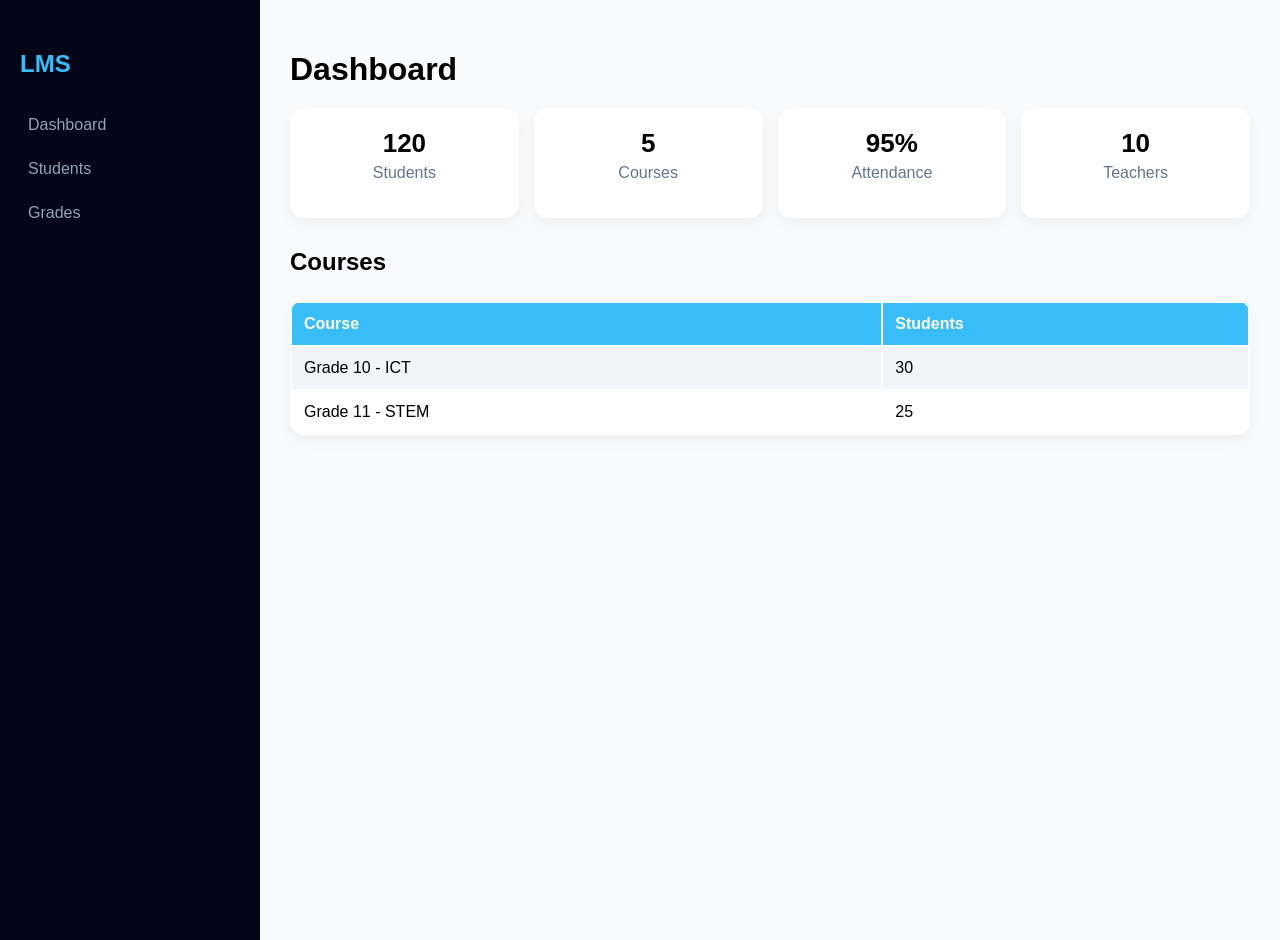
<file: projects/lms-demo/dashboard.html>
<!DOCTYPE html>
<html>
<head>
  <title>LMS Dashboard</title>

  <style>
    body {
      margin: 0;
      font-family: 'Segoe UI', sans-serif;
      display: flex;
      background: #f8fafc;
    }

    /* SIDEBAR */
    .sidebar {
      width: 220px;
      background: #020617;
      color: white;
      height: 100vh;
      padding: 20px;
    }

    .sidebar h2 {
      color: #38bdf8;
      margin-bottom: 30px;
    }

    .sidebar a {
      display: block;
      color: #94a3b8;
      text-decoration: none;
      margin: 10px 0;
      padding: 8px;
      border-radius: 6px;
    }

    .sidebar a:hover {
      background: #1e293b;
      color: white;
    }

    /* MAIN */
    .main {
      flex: 1;
      padding: 30px;
    }

    h1 {
      margin-bottom: 20px;
    }

    /* CARDS */
    .cards {
      display: grid;
      grid-template-columns: repeat(4, 1fr);
      gap: 15px;
    }

    .card {
      background: white;
      padding: 20px;
      border-radius: 14px;
      text-align: center;
      box-shadow: 0 6px 15px rgba(0,0,0,0.05);
      transition: 0.2s;
    }

    .card:hover {
      transform: translateY(-3px);
      box-shadow: 0 10px 20px rgba(0,0,0,0.08);
    }

    .card h2 {
      margin: 0;
      font-size: 26px;
    }

    .card p {
      color: #64748b;
      margin-top: 5px;
    }

    /* TABLE */
    table {
      width: 100%;
      margin-top: 25px;
      background: white;
      border-radius: 14px;
      overflow: hidden;
      box-shadow: 0 6px 15px rgba(0,0,0,0.05);
    }

    th {
      background: #38bdf8;
      color: white;
    }

    th, td {
      padding: 12px;
      text-align: left;
    }

    tr:nth-child(even) {
      background: #f1f5f9;
    }

    tr:hover {
      background: #e2e8f0;
    }

    h2 {
      margin-top: 30px;
    }
  </style>

</head>

<body>

<div class="sidebar">
  <h2>LMS</h2>
  <a href="dashboard.html">Dashboard</a>
  <a href="students.html">Students</a>
  <a href="grades.html">Grades</a>
</div>

<div class="main">
  <h1>Dashboard</h1>

  <div class="cards">
    <div class="card">
      <h2>120</h2>
      <p>Students</p>
    </div>

    <div class="card">
      <h2>5</h2>
      <p>Courses</p>
    </div>

    <div class="card">
      <h2>95%</h2>
      <p>Attendance</p>
    </div>

    <div class="card">
      <h2>10</h2>
      <p>Teachers</p>
    </div>
  </div>

  <h2>Courses</h2>

  <table>
    <tr>
      <th>Course</th>
      <th>Students</th>
    </tr>

    <tr>
      <td>Grade 10 - ICT</td>
      <td>30</td>
    </tr>

    <tr>
      <td>Grade 11 - STEM</td>
      <td>25</td>
    </tr>

  </table>
</div>

</body>
</html>
</file>
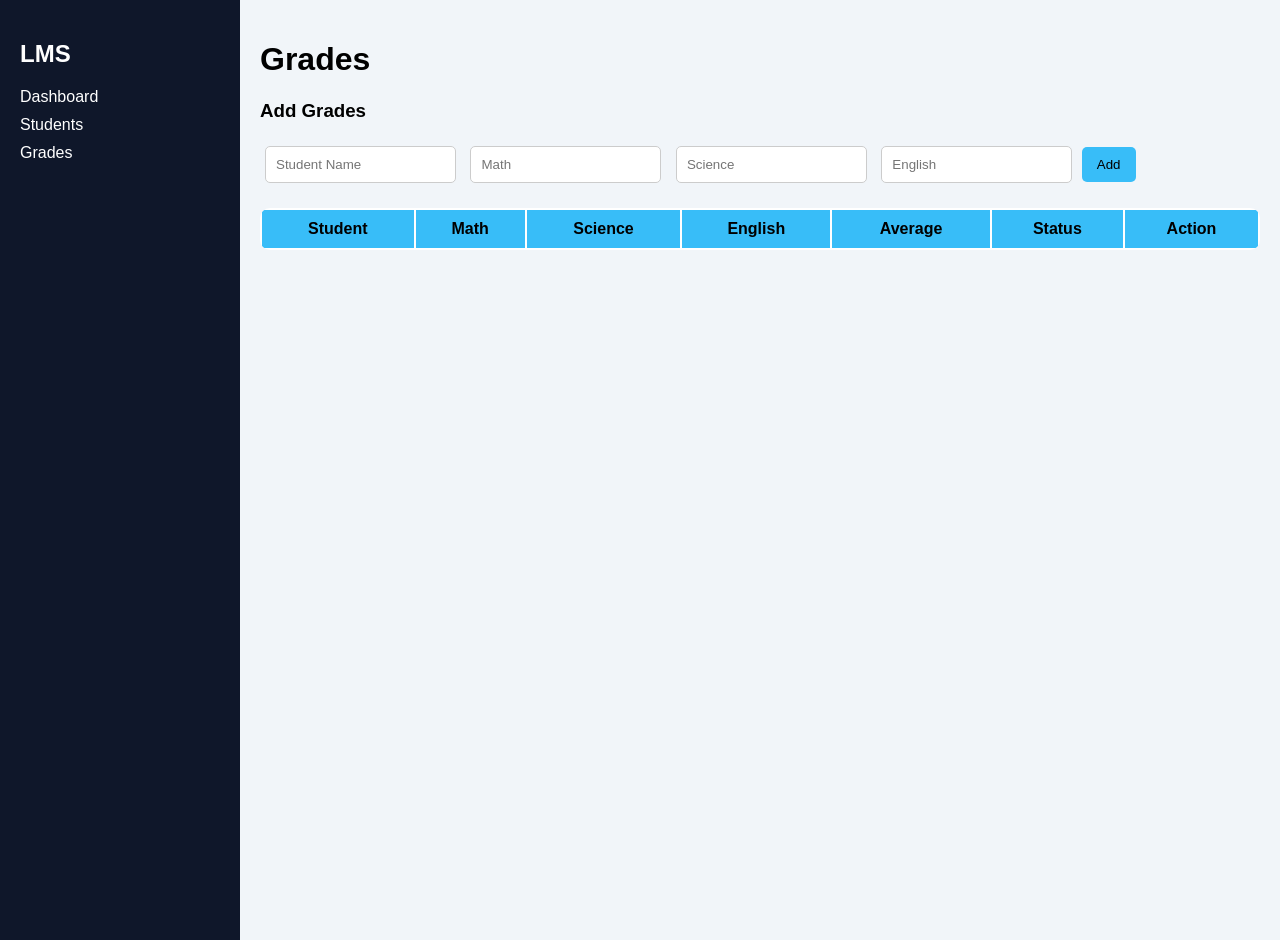
<file: projects/lms-demo/grades.html>
<!DOCTYPE html>
<html>
<head>
  <title>Grades</title>

  <style>
    body {
      margin: 0;
      font-family: Arial;
      display: flex;
      background: #f1f5f9;
    }

    .sidebar {
      width: 200px;
      background: #0f172a;
      color: white;
      height: 100vh;
      padding: 20px;
    }

    .sidebar a {
      display: block;
      color: white;
      text-decoration: none;
      margin: 10px 0;
    }

    .main {
      flex: 1;
      padding: 20px;
    }

    input {
      padding: 10px;
      margin: 5px;
      border-radius: 5px;
      border: 1px solid #ccc;
    }

    button {
      padding: 10px 15px;
      background: #38bdf8;
      border: none;
      border-radius: 5px;
      cursor: pointer;
    }

    table {
      width: 100%;
      background: white;
      margin-top: 20px;
      border-radius: 10px;
      overflow: hidden;
    }

    th {
      background: #38bdf8;
      color: black;
    }

    th, td {
      padding: 10px;
      text-align: center;
    }
  </style>

</head>

<body>

<div class="sidebar">
  <h2>LMS</h2>
  <a href="dashboard.html">Dashboard</a>
  <a href="students.html">Students</a>
  <a href="grades.html">Grades</a>
</div>

<div class="main">

  <h1>Grades</h1>

  <!-- ADD FORM -->
  <h3>Add Grades</h3>

  <input id="name" placeholder="Student Name">
  <input id="math" placeholder="Math">
  <input id="science" placeholder="Science">
  <input id="english" placeholder="English">

  <button onclick="addGrade()">Add</button>

  <!-- TABLE -->
  <table id="gradeTable"></table>

</div>

<script>

let grades = JSON.parse(localStorage.getItem("grades")) || [];

// RENDER TABLE
function renderTable() {
  let table = document.getElementById("gradeTable");

  table.innerHTML = `
    <tr>
      <th>Student</th>
      <th>Math</th>
      <th>Science</th>
      <th>English</th>
      <th>Average</th>
      <th>Status</th>
      <th>Action</th>
    </tr>
  `;

  let highest = 0;
  let topIndex = -1;

  grades.forEach((g, index) => {
    let avg = (parseInt(g.math) + parseInt(g.science) + parseInt(g.english)) / 3;

    if (avg > highest) {
      highest = avg;
      topIndex = index;
    }

    let status = avg >= 75 ? "PASS" : "FAIL";

    let row = table.insertRow();

    row.innerHTML = `
      <td>${g.name}</td>
      <td>${g.math}</td>
      <td>${g.science}</td>
      <td>${g.english}</td>
      <td>${avg.toFixed(0)}</td>
      <td style="color:${status === "PASS" ? "green" : "red"}">${status}</td>
      <td>
        <button onclick="deleteGrade(${index})">Delete</button>
      </td>
    `;

    if (index === topIndex) {
      row.style.background = "#d1fae5";
    }
  });

  localStorage.setItem("grades", JSON.stringify(grades));
}

// ADD
function addGrade() {
  let name = document.getElementById("name").value;
  let math = document.getElementById("math").value;
  let science = document.getElementById("science").value;
  let english = document.getElementById("english").value;

  if (!name || !math || !science || !english) {
    alert("Please fill all fields");
    return;
  }

  grades.push({ name, math, science, english });

  clearInputs();
  renderTable();
}

// DELETE
function deleteGrade(index) {
  grades.splice(index, 1);
  renderTable();
}

// CLEAR
function clearInputs() {
  document.getElementById("name").value = "";
  document.getElementById("math").value = "";
  document.getElementById("science").value = "";
  document.getElementById("english").value = "";
}

// INIT
renderTable();

</script>

</body>
</html>
</file>
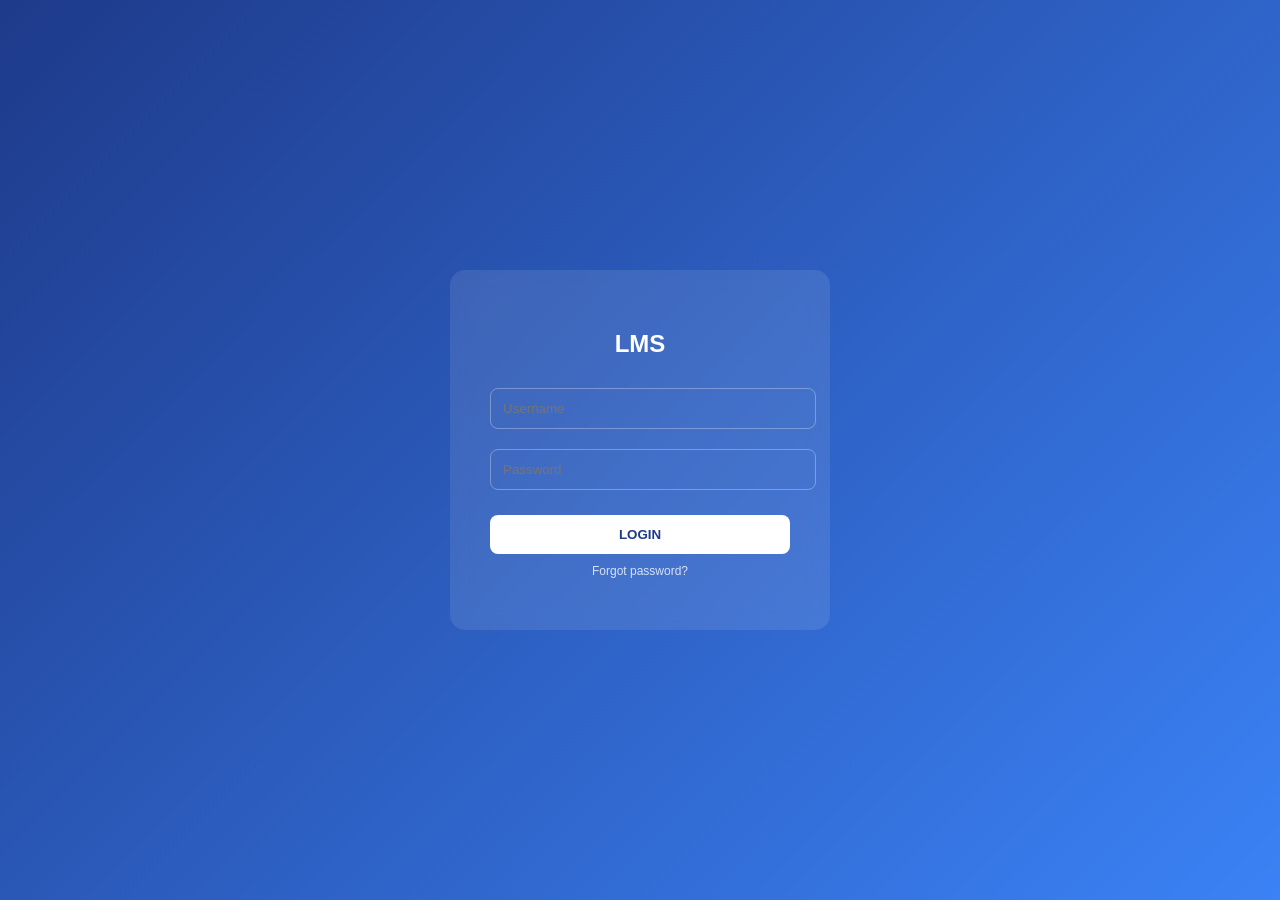
<file: projects/lms-demo/login.html>
<!DOCTYPE html>
<html lang="en">
<head>
  <title>LMS Login</title>

  <style>
    body {
      margin: 0;
      height: 100vh;
      background: linear-gradient(135deg, #1e3a8a, #3b82f6);
      display: flex;
      justify-content: center;
      align-items: center;
      font-family: Arial, sans-serif;
    }

    .login-box {
      background: rgba(255, 255, 255, 0.1);
      padding: 40px;
      border-radius: 15px;
      backdrop-filter: blur(10px);
      width: 300px;
      text-align: center;
      color: white;
    }

    .login-box h2 {
      margin-bottom: 20px;
    }

    .login-box input {
      width: 100%;
      padding: 12px;
      margin: 10px 0;
      border: 1px solid rgba(255,255,255,0.3);
      border-radius: 8px;
      background: transparent;
      color: white;
    }

    .login-box button {
      width: 100%;
      padding: 12px;
      margin-top: 15px;
      border: none;
      border-radius: 8px;
      background: white;
      color: #1e3a8a;
      font-weight: bold;
      cursor: pointer;
    }

    .forgot {
      margin-top: 10px;
      font-size: 12px;
      opacity: 0.8;
    }
  </style>

</head>

<body>

  <div class="login-box">
    <h2>LMS</h2>

    <input type="text" placeholder="Username">
    <input type="password" placeholder="Password">

    <button onclick="login()">LOGIN</button>

    <p class="forgot">Forgot password?</p>
  </div>

  
<script src="app.js"></script>
</body>
</html>
</file>
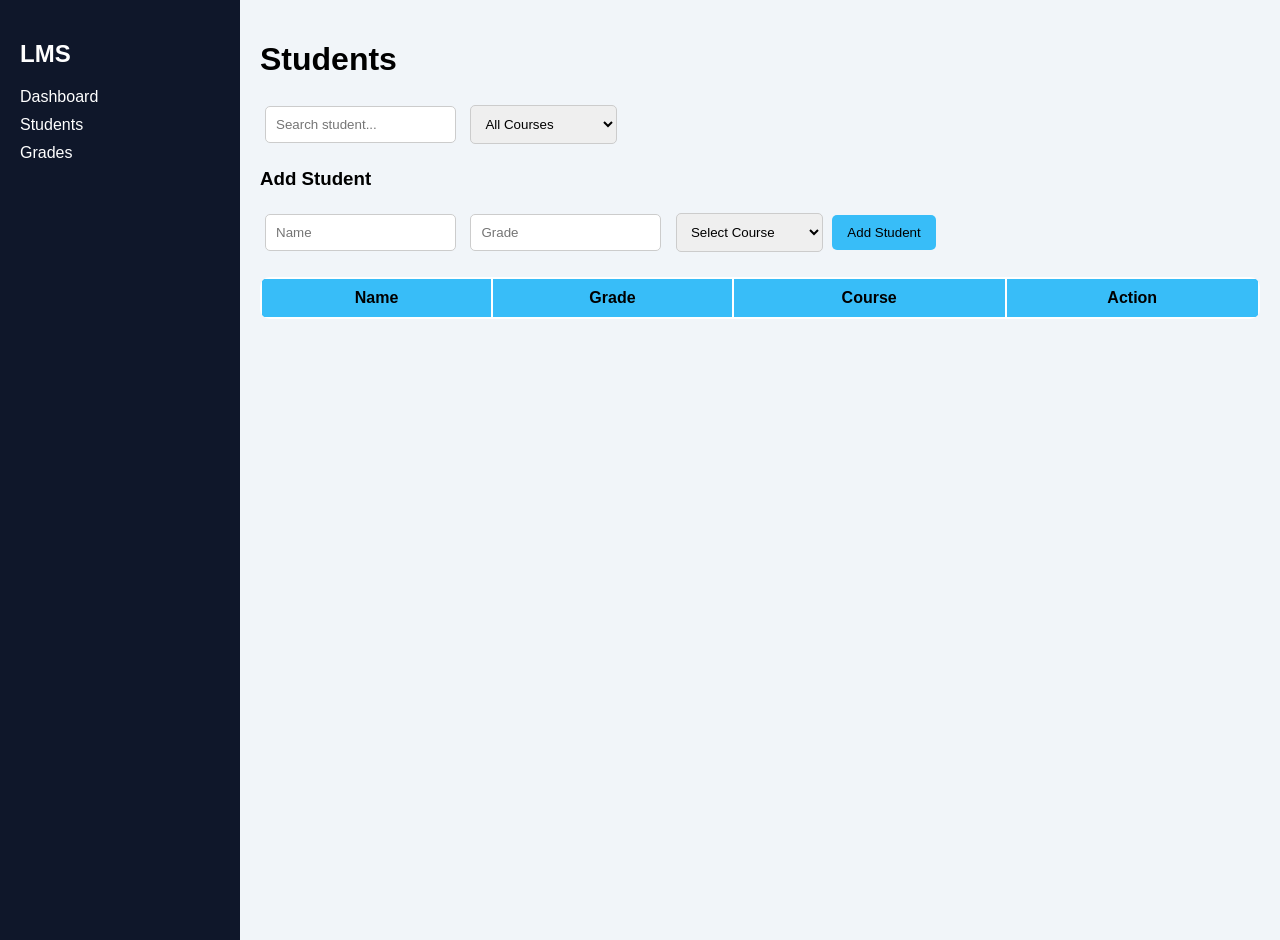
<file: projects/lms-demo/students.html>
<!DOCTYPE html>
<html>
<head>
  <title>Students</title>

  <style>
    body {
      margin: 0;
      font-family: Arial;
      display: flex;
      background: #f1f5f9;
    }

    .sidebar {
      width: 200px;
      background: #0f172a;
      color: white;
      height: 100vh;
      padding: 20px;
    }

    .sidebar a {
      display: block;
      color: white;
      text-decoration: none;
      margin: 10px 0;
    }

    .main {
      flex: 1;
      padding: 20px;
    }

    input, select {
      padding: 10px;
      margin: 5px;
      border-radius: 5px;
      border: 1px solid #ccc;
    }

    button {
      padding: 10px 15px;
      background: #38bdf8;
      border: none;
      border-radius: 5px;
      cursor: pointer;
    }

    table {
      width: 100%;
      background: white;
      margin-top: 20px;
      border-radius: 10px;
      overflow: hidden;
    }

    th {
      background: #38bdf8;
      color: black;
    }

    th, td {
      padding: 10px;
      color: black;
    }

    .actions button {
      margin-right: 5px;
    }
  </style>

</head>

<body>

<div class="sidebar">
  <h2>LMS</h2>
  <a href="dashboard.html">Dashboard</a>
  <a href="students.html">Students</a>
  <a href="grades.html">Grades</a>
</div>

<div class="main">

  <h1>Students</h1>

  <!-- SEARCH + FILTER -->
  <input type="text" id="search" placeholder="Search student..." onkeyup="searchStudent()">

  <select id="filterCourse" onchange="filterCourse()">
    <option value="All">All Courses</option>
    <option value="Grade 10 - ICT">Grade 10 - ICT</option>
    <option value="Grade 11 - STEM">Grade 11 - STEM</option>
  </select>

  <!-- ADD FORM -->
  <h3>Add Student</h3>

  <input type="text" id="name" placeholder="Name">
  <input type="number" id="grade" placeholder="Grade">
  
  <select id="course">
    <option value="">Select Course</option>
    <option>Grade 10 - ICT</option>
    <option>Grade 11 - STEM</option>
  </select>

  <button onclick="addStudent()">Add Student</button>

  <!-- TABLE -->
  <table id="studentTable"></table>

</div>

<script>
let students = JSON.parse(localStorage.getItem("students")) || [];

// RENDER TABLE
function renderTable(data = students) {
  let table = document.getElementById("studentTable");

  table.innerHTML = `
    <tr>
      <th>Name</th>
      <th>Grade</th>
      <th>Course</th>
      <th>Action</th>
    </tr>
  `;

  data.forEach((s, index) => {
    let row = table.insertRow();

    row.innerHTML = `
      <td>${s.name}</td>
      <td>${s.grade}</td>
      <td>${s.course}</td>
      <td class="actions">
        <button onclick="editStudent(${index})">Edit</button>
        <button onclick="deleteStudent(${index})">Delete</button>
      </td>
    `;
  });
}

// ADD
function addStudent() {
  let name = document.getElementById("name").value;
  let grade = document.getElementById("grade").value;
  let course = document.getElementById("course").value;

  if (!name || !grade || !course) {
    alert("Please fill all fields");
    return;
  }

  students.push({ name, grade, course });
  saveAndRender();

  clearInputs();
}

// DELETE
function deleteStudent(index) {
  students.splice(index, 1);
  saveAndRender();
}

// EDIT
function editStudent(index) {
  let s = students[index];

  document.getElementById("name").value = s.name;
  document.getElementById("grade").value = s.grade;
  document.getElementById("course").value = s.course;

  students.splice(index, 1);
  saveAndRender();
}

// SEARCH
function searchStudent() {
  let input = document.getElementById("search").value.toLowerCase();

  let filtered = students.filter(s =>
    s.name.toLowerCase().includes(input)
  );

  renderTable(filtered);
}

// FILTER
function filterCourse() {
  let selected = document.getElementById("filterCourse").value;

  if (selected === "All") {
    renderTable();
    return;
  }

  let filtered = students.filter(s => s.course === selected);
  renderTable(filtered);
}

// SAVE
function saveAndRender() {
  localStorage.setItem("students", JSON.stringify(students));
  renderTable();
}

// CLEAR INPUTS
function clearInputs() {
  document.getElementById("name").value = "";
  document.getElementById("grade").value = "";
  document.getElementById("course").value = "";
}

// INITIAL LOAD
renderTable();
</script>

</body>
</html>
</file>
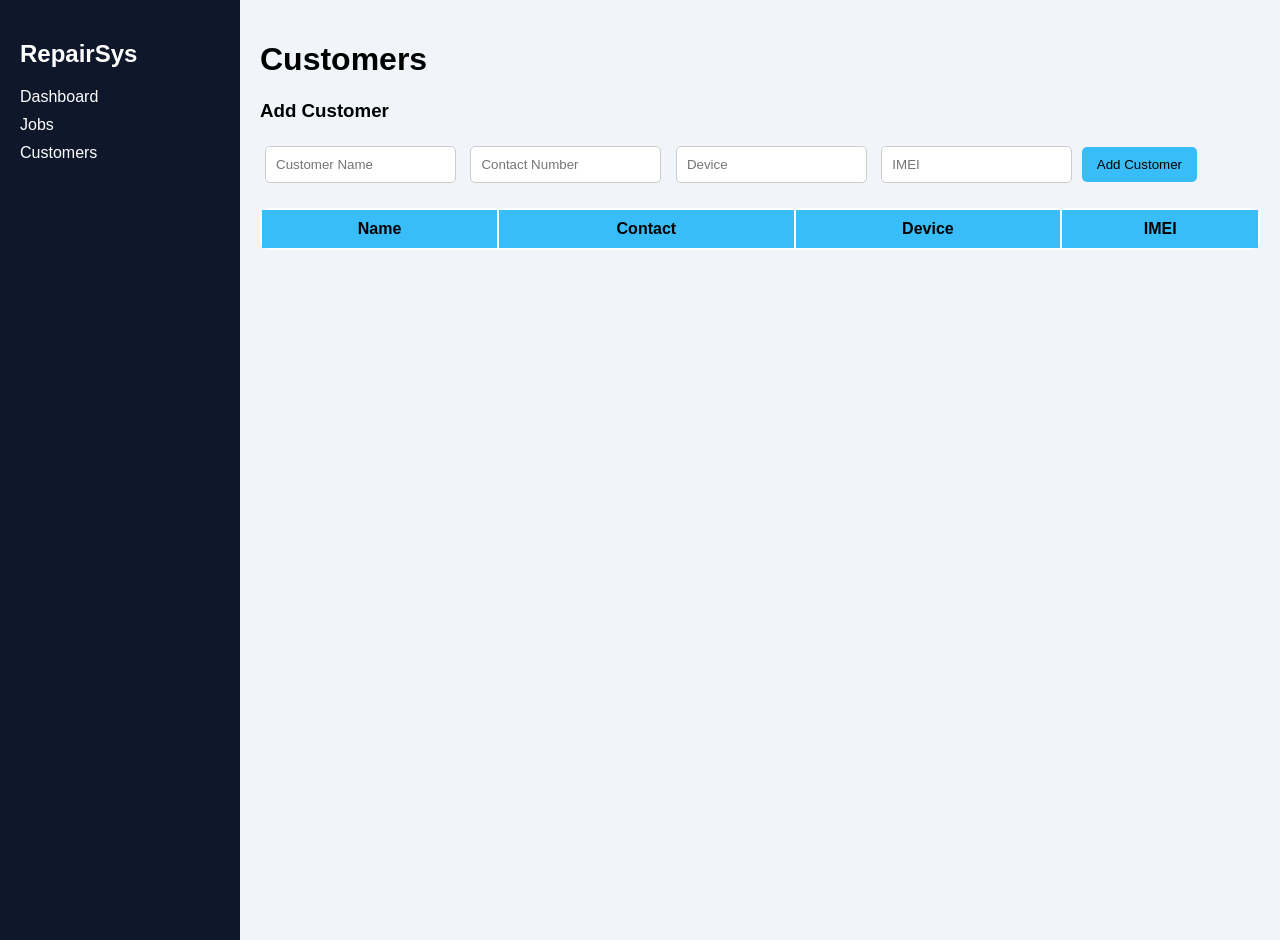
<file: projects/repair-system/customers.html>
<!DOCTYPE html>
<html>
<head>
  <title>Customers</title>

  <style>
    body {
      font-family: Arial;
      margin: 0;
      background: #f1f5f9;
      display: flex;
    }

    .sidebar {
      width: 200px;
      background: #0f172a;
      color: white;
      height: 100vh;
      padding: 20px;
    }

    .sidebar a {
      display: block;
      color: white;
      margin: 10px 0;
      text-decoration: none;
    }

    .main {
      flex: 1;
      padding: 20px;
    }

    input {
      padding: 10px;
      margin: 5px;
      border-radius: 5px;
      border: 1px solid #ccc;
    }

    button {
      padding: 10px 15px;
      background: #38bdf8;
      border: none;
      border-radius: 5px;
      cursor: pointer;
    }

    table {
      width: 100%;
      margin-top: 20px;
      background: white;
      border-radius: 10px;
    }

    th {
      background: #38bdf8;
    }

    th, td {
      padding: 10px;
    }
  </style>

</head>

<body>

<div class="sidebar">
  <h2>RepairSys</h2>
  <a href="dashboard.html">Dashboard</a>
  <a href="jobs.html">Jobs</a>
  <a href="customers.html">Customers</a>
</div>

<div class="main">

  <h1>Customers</h1>

  <h3>Add Customer</h3>

  <input type="text" id="name" placeholder="Customer Name">
  <input type="text" id="contact" placeholder="Contact Number">
  <input type="text" id="device" placeholder="Device">
  <input type="text" id="imei" placeholder="IMEI">

  <button onclick="addCustomer()">Add Customer</button>

  <table>
    <tr>
      <th>Name</th>
      <th>Contact</th>
      <th>Device</th>
      <th>IMEI</th>
    </tr>
  </table>

</div>

<script>
function addCustomer() {
  let name = document.getElementById("name").value;
  let contact = document.getElementById("contact").value;
  let device = document.getElementById("device").value;
  let imei = document.getElementById("imei").value;

  if (!name || !contact || !device || !imei) {
    alert("Please fill all fields");
    return;
  }

  let table = document.querySelector("table");
  let row = table.insertRow();

  row.innerHTML = `
    <td>${name}</td>
    <td>${contact}</td>
    <td>${device}</td>
    <td>${imei}</td>
  `;

  document.getElementById("name").value = "";
  document.getElementById("contact").value = "";
  document.getElementById("device").value = "";
  document.getElementById("imei").value = "";
}
</script>

</body>
</html>
</file>
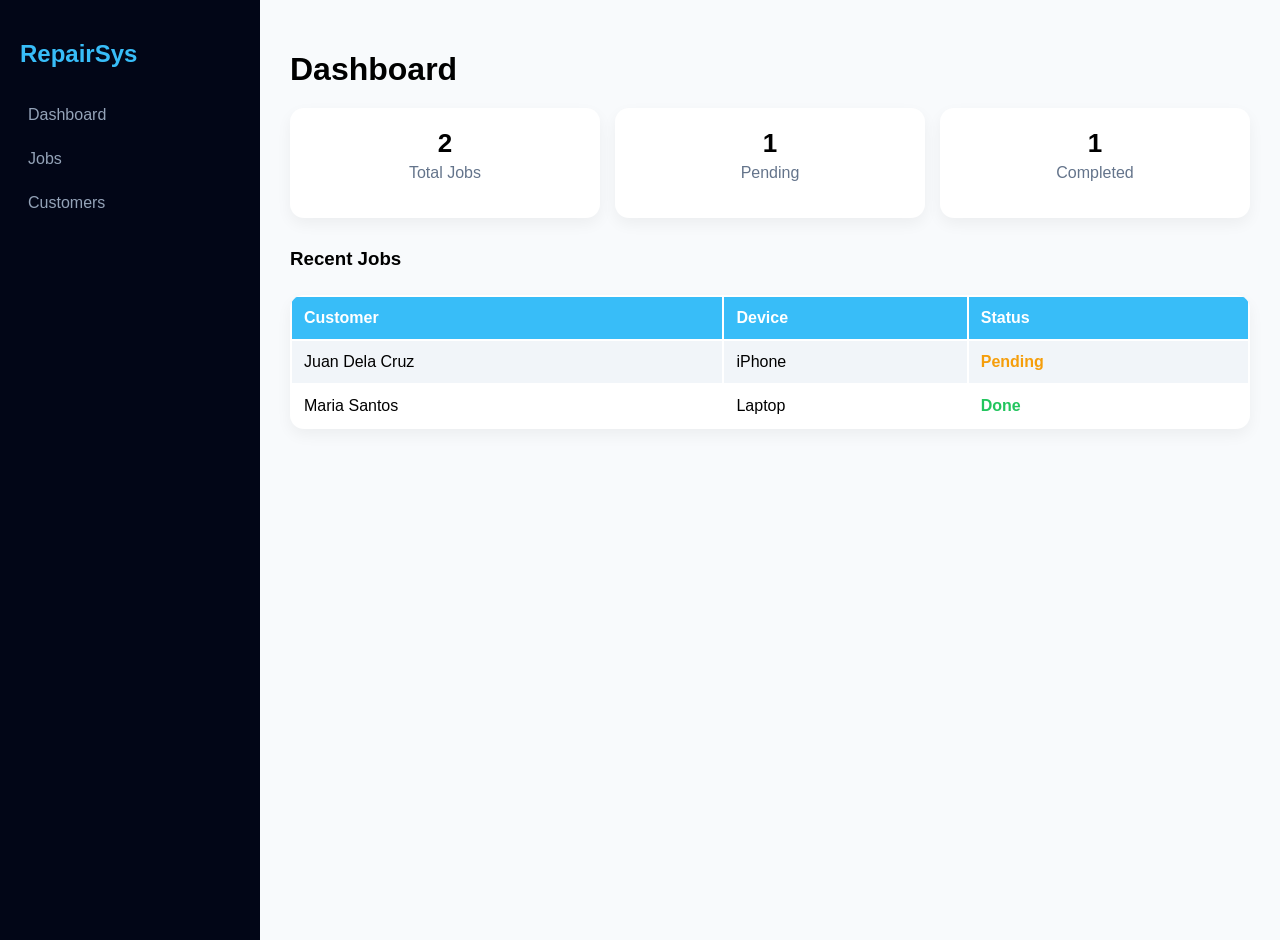
<file: projects/repair-system/dashboard.html>
<!DOCTYPE html>
<html>
<head>
  <title>Repair Dashboard</title>

  <style>
    body {
      margin: 0;
      font-family: 'Segoe UI', sans-serif;
      display: flex;
      background: #f8fafc;
    }

    /* SIDEBAR */
    .sidebar {
      width: 220px;
      background: #020617;
      color: white;
      height: 100vh;
      padding: 20px;
    }

    .sidebar h2 {
      color: #38bdf8;
      margin-bottom: 30px;
    }

    .sidebar a {
      display: block;
      color: #94a3b8;
      text-decoration: none;
      margin: 10px 0;
      padding: 8px;
      border-radius: 6px;
    }

    .sidebar a:hover {
      background: #1e293b;
      color: white;
    }

    /* MAIN */
    .main {
      flex: 1;
      padding: 30px;
    }

    h1 {
      margin-bottom: 20px;
    }

    /* CARDS */
    .cards {
      display: grid;
      grid-template-columns: repeat(3, 1fr);
      gap: 15px;
    }

    .card {
      background: white;
      padding: 20px;
      border-radius: 14px;
      text-align: center;
      box-shadow: 0 6px 15px rgba(0,0,0,0.05);
      transition: 0.2s;
    }

    .card:hover {
      transform: translateY(-3px);
      box-shadow: 0 10px 20px rgba(0,0,0,0.08);
    }

    .card h2 {
      margin: 0;
      font-size: 26px;
    }

    .card p {
      color: #64748b;
      margin-top: 5px;
    }

    /* TABLE */
    table {
      width: 100%;
      margin-top: 25px;
      background: white;
      border-radius: 14px;
      overflow: hidden;
      box-shadow: 0 6px 15px rgba(0,0,0,0.05);
    }

    th {
      background: #38bdf8;
      color: white;
    }

    th, td {
      padding: 12px;
      text-align: left;
    }

    tr:nth-child(even) {
      background: #f1f5f9;
    }

    tr:hover {
      background: #e2e8f0;
    }

    /* STATUS COLORS */
    .pending {
      color: #f59e0b;
      font-weight: bold;
    }

    .done {
      color: #22c55e;
      font-weight: bold;
    }
  </style>
</head>

<body>

<div class="sidebar">
  <h2>RepairSys</h2>
  <a href="dashboard.html">Dashboard</a>
  <a href="jobs.html">Jobs</a>
  <a href="customers.html">Customers</a>
</div>

<div class="main">

  <h1>Dashboard</h1>

  <div class="cards">
    <div class="card">
      <h2 id="total">2</h2>
      <p>Total Jobs</p>
    </div>

    <div class="card">
      <h2 id="pending">1</h2>
      <p>Pending</p>
    </div>

    <div class="card">
      <h2 id="done">1</h2>
      <p>Completed</p>
    </div>
  </div>

  <h3 style="margin-top:30px;">Recent Jobs</h3>

  <table>
    <tr>
      <th>Customer</th>
      <th>Device</th>
      <th>Status</th>
    </tr>

    <tr>
      <td>Juan Dela Cruz</td>
      <td>iPhone</td>
      <td class="pending">Pending</td>
    </tr>

    <tr>
      <td>Maria Santos</td>
      <td>Laptop</td>
      <td class="done">Done</td>
    </tr>

  </table>

</div>

</body>
</html>
</file>
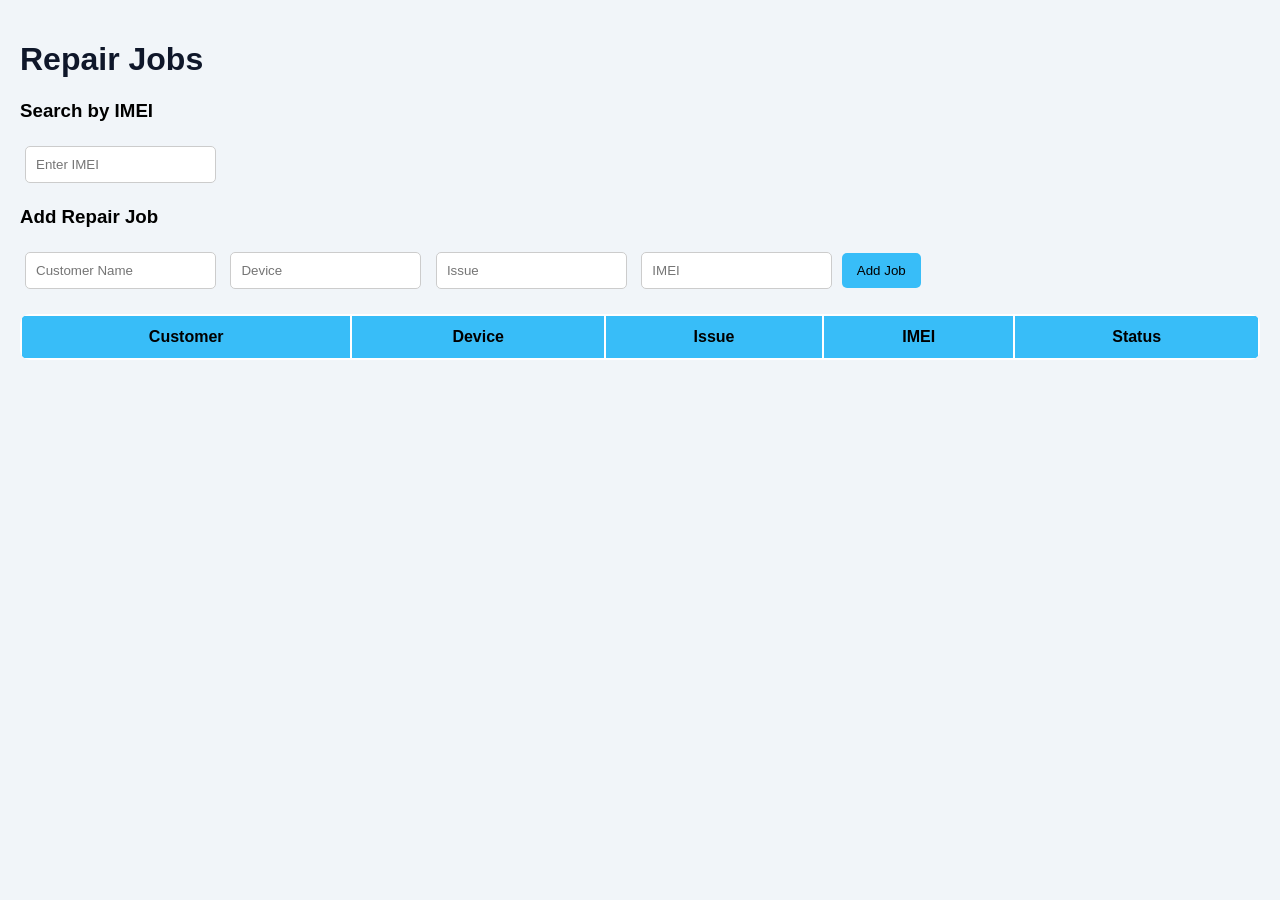
<file: projects/repair-system/jobs.html>
<!DOCTYPE html>
<html>
<head>
  <title>Repair Jobs</title>

  <style>
    body {
      font-family: Arial;
      background: #f1f5f9;
      margin: 0;
      padding: 20px;
    }

    h1 {
      color: #0f172a;
    }

    input {
      padding: 10px;
      margin: 5px;
      border-radius: 5px;
      border: 1px solid #ccc;
    }

    button {
      padding: 10px 15px;
      background: #38bdf8;
      border: none;
      border-radius: 5px;
      cursor: pointer;
    }

    table {
      width: 100%;
      background: white;
      margin-top: 20px;
      border-radius: 10px;
      overflow: hidden;
    }

    th {
      background: #38bdf8;
      color: black;
    }

    th, td {
      padding: 12px;
    }
  </style>

</head>

<body>

<h1>Repair Jobs</h1>
<h3>Search by IMEI</h3>
<input type="text" id="searchImei" placeholder="Enter IMEI" onkeyup="searchIMEI()">
<h3>Add Repair Job</h3>

<input type="text" id="customer" placeholder="Customer Name">
<input type="text" id="device" placeholder="Device">
<input type="text" id="issue" placeholder="Issue">
<input type="text" id="imei" placeholder="IMEI">


<button onclick="addJob()">Add Job</button>

<table>
  <tr>
    <th>Customer</th>
    <th>Device</th>
    <th>Issue</th>
    <th>IMEI</th>
    <th>Status</th>
  </tr>
</table>

<script>
  function searchIMEI() {
  // check duplicate IMEI
let row = document.querySelectorAll("table tr");

for (let i = 1; i < rows.length; i++) {
  let existingIMEI = rows[i].cells[3].innerText;

  if (existingIMEI === imei) {
    alert("⚠️ IMEI already exists!");
    return;
  }
}  
  let input = document.getElementById("searchImei").value.toLowerCase();
  let rows = document.querySelectorAll("table tr");
  

  rows.forEach((row, index) => {
    if (index === 0) return; // skip header

    let imeiCell = row.cells[3]; // IMEI column
    if (!imeiCell) return;

    let imei = imeiCell.innerText.toLowerCase();

    if (imei.includes(input)) {
      row.style.display = "";
    } else {
      row.style.display = "none";
    }
  });
}
  function addJob() {
    let customer = document.getElementById("customer").value;
    let device = document.getElementById("device").value;
    let issue = document.getElementById("issue").value;
    let imei = document.getElementById("imei").value;

    if (!customer || !device || !issue || !imei) {
      alert("Please fill all fields");
      return;
    }

    let table = document.querySelector("table");
    let newRow = table.insertRow();

    newRow.innerHTML = `
      <td>${customer}</td>
      <td>${device}</td>
      <td>${issue}</td>
      <td>${imei}</td>
      <td class="status">Pending</td>
    `;

    document.getElementById("customer").value = "";
    document.getElementById("device").value = "";
    document.getElementById("issue").value = "";
    document.getElementById("imei").value = "";
  }

  document.addEventListener("click", function(e) {
    if (e.target.classList.contains("status")) {
      if (e.target.innerText === "Pending") {
        e.target.innerText = "In Progress";
        e.target.style.color = "orange";

      } else if (e.target.innerText === "In Progress") {
        e.target.innerText = "Done";
        e.target.style.color = "green";

      } else {
        e.target.innerText = "Pending";
        e.target.style.color = "red";
      }
    }
    
  });
</script>

</body>
</html>
</file>
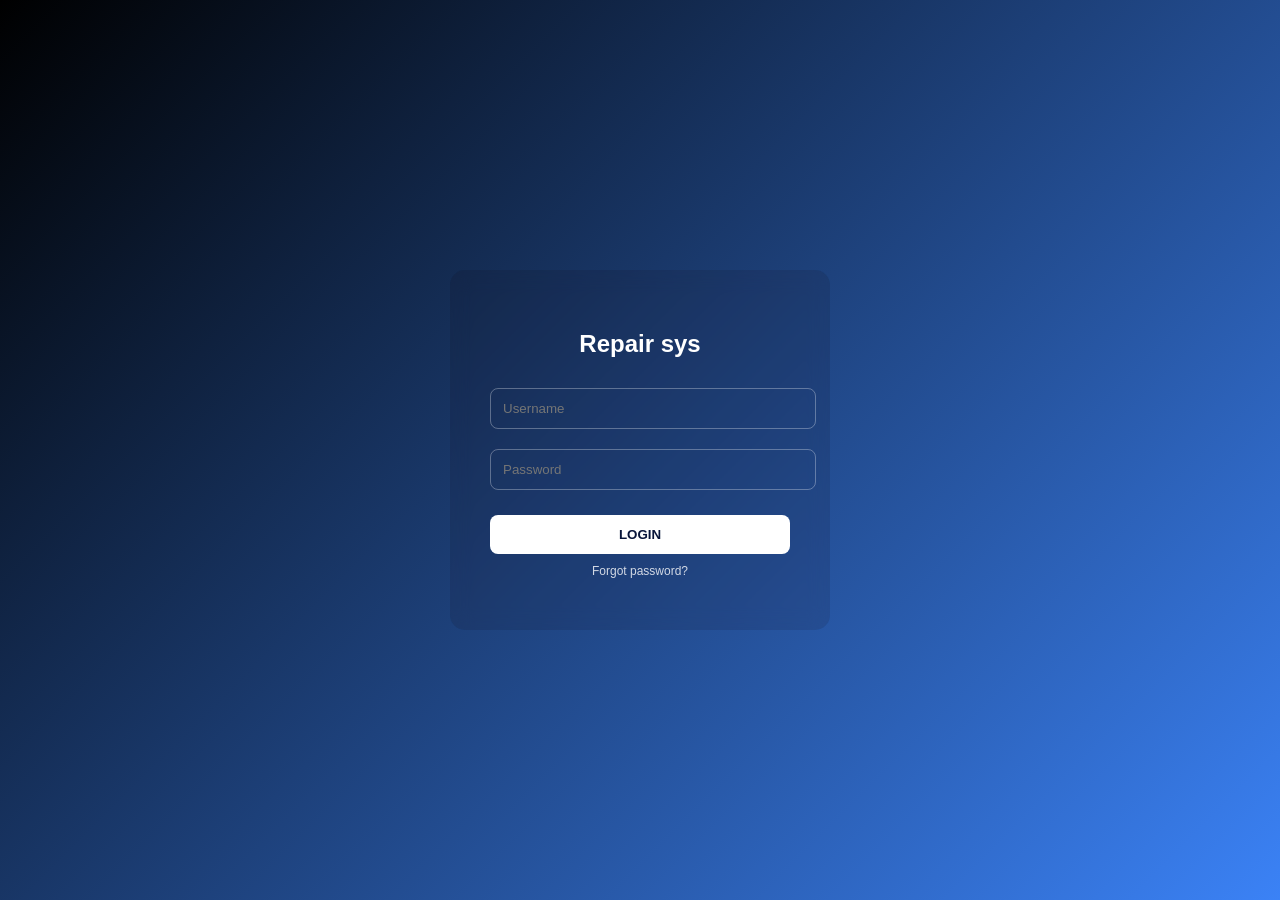
<file: projects/repair-system/login.html>
<!DOCTYPE html>
<html lang="en">
<head>
  <title>Repair Login</title>

  <style>
    body {
      margin: 0;
      height: 100vh;
      background: linear-gradient(135deg, #000000, #3b82f6);
      display: flex;
      justify-content: center;
      align-items: center;
      font-family: Arial, sans-serif;
    }

    .login-box {
      background: rgba(26, 3, 3, 0.1);
      padding: 40px;
      border-radius: 15px;
      backdrop-filter: blur(10px);
      width: 300px;
      text-align: center;
      color: white;
    }

    .login-box h2 {
      margin-bottom: 20px;
    }

    .login-box input {
      width: 100%;
      padding: 12px;
      margin: 10px 0;
      border: 1px solid rgba(255,255,255,0.3);
      border-radius: 8px;
      background: transparent;
      color: white;
    }

    .login-box button {
      width: 100%;
      padding: 12px;
      margin-top: 15px;
      border: none;
      border-radius: 8px;
      background: white;
      color: #08153a;
      font-weight: bold;
      cursor: pointer;
    }

    .forgot {
      margin-top: 10px;
      font-size: 12px;
      opacity: 0.8;
    }
  </style>

</head>

<body>

  <div class="login-box">
    <h2>Repair sys</h2>

    <input type="text" placeholder="Username">
    <input type="password" placeholder="Password">

    <button onclick="login()">LOGIN</button>

    <p class="forgot">Forgot password?</p>
  </div>

  
<script src="app.js"></script>
</body>
</html>
</file>
